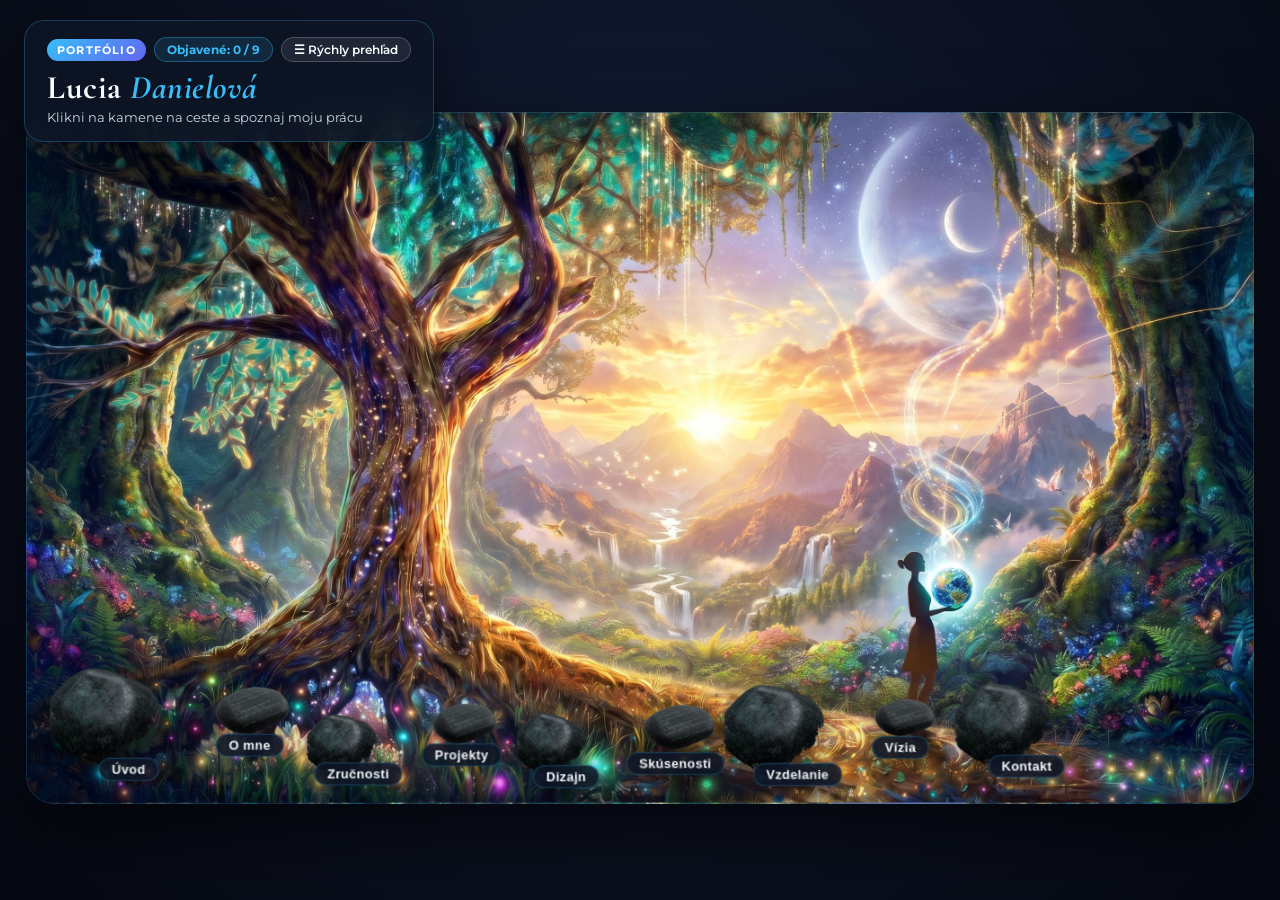
<file: index.html>
<!DOCTYPE html>
<html lang="sk">
<head>
    <meta charset="UTF-8">
    <meta name="viewport" content="width=device-width, initial-scale=1.0">
    <meta name="description" content="Interaktívne portfólio | Lucia Danielová – Web Development, UI/UX Dizajn a digitálna tvorba.">
    <title>Lucia Danielová | Interaktívne Portfólio</title>

    <!-- Google Fonts: Montserrat & Cormorant Garamond -->
    <link rel="preconnect" href="https://fonts.googleapis.com">
    <link rel="preconnect" href="https://fonts.gstatic.com" crossorigin>
    <link href="https://fonts.googleapis.com/css2?family=Cormorant+Garamond:ital,wght@0,600;0,700;1,600&family=Montserrat:wght@400;500;600;700;800&display=swap" rel="stylesheet">

    <link rel="stylesheet" href="style.css">
</head>
<body>

    <!-- Plávajúca hlavička v ľavom hornom rohu -->
    <header class="site-header">
        <div class="header-top">
            <span class="header-badge">Portfólio</span>
            <span class="progress-pill" id="progress-counter" title="Počet preskúmaných kameňov">Objavené: 0 / 9</span>
            <button class="overview-trigger" id="open-overview-btn" type="button" aria-label="Otvoriť rýchly prehľad sekcií">
                ☰ Rýchly prehľad
            </button>
        </div>
        <h1>Lucia <span>Danielová</span></h1>
        <p>Klikni na kamene na ceste a spoznaj moju prácu</p>
    </header>

    <!-- Hlavná scéna 16:9 s pozadím podklad.jpg; kamene a svetlušky vloží JavaScript -->
    <main class="stage-wrapper">
        <div class="portfolio-stage" id="stage" role="region" aria-label="Interaktívna mapa portfólia">
            <div class="ambient-particles" id="particles-container" aria-hidden="true"></div>
        </div>
    </main>

    <!-- Rýchla navigácia pre mobilné zariadenia -->
    <section class="mobile-section" aria-label="Rýchla navigácia pre mobilné zariadenia">
        <h2 class="mobile-section-title">Sekcie portfólia</h2>
        <div class="mobile-grid" id="mobile-grid"></div>
    </section>

    <!-- Modálne okno s detailom kameňa -->
    <div id="modal-overlay" class="modal-overlay" aria-hidden="true">
        <div class="modal-content" id="modal-box" role="dialog" aria-modal="true" aria-labelledby="modal-title">
            <button class="close-modal" id="close-btn" type="button" aria-label="Zavrieť okno">&times;</button>

            <div class="modal-body">
                <span class="modal-subtitle" id="modal-subtitle">Sekcia</span>
                <h2 id="modal-title">Názov sekcie</h2>
                <div class="divider">✦</div>
                <p id="modal-description">Tu sa zobrazí podrobný popis sekcie.</p>

                <div id="modal-dynamic-extra" class="modal-dynamic-extra"></div>
                <div id="modal-tags" class="modal-tags"></div>
                <div id="modal-action" class="modal-action"></div>
            </div>

            <div class="modal-footer">
                <button class="nav-arrow-btn" id="prev-stone-btn" type="button" aria-label="Predchádzajúca sekcia">
                    ← Predchádzajúci
                </button>
                <span class="modal-step-indicator" id="modal-step">1 / 9</span>
                <button class="nav-arrow-btn" id="next-stone-btn" type="button" aria-label="Nasledujúca sekcia">
                    Ďalší →
                </button>
            </div>
        </div>
    </div>

    <!-- Modálne okno s rýchlym prehľadom všetkých sekcií -->
    <div id="overview-overlay" class="modal-overlay" aria-hidden="true">
        <div class="modal-content overview-modal" role="dialog" aria-modal="true" aria-labelledby="overview-title">
            <button class="close-modal" id="close-overview-btn" type="button" aria-label="Zavrieť prehľad">&times;</button>
            <div class="modal-body">
                <span class="modal-subtitle">Kompletná mapa</span>
                <h2 id="overview-title">Rýchly prehľad portfólia</h2>
                <div class="divider">✦</div>
                <div class="overview-grid" id="overview-list"></div>
                <div class="overview-actions">
                    <button class="reset-progress-btn" id="reset-progress-btn" type="button">
                        ↺ Vynulovať postup objavovania
                    </button>
                </div>
            </div>
        </div>
    </div>

    <!-- Toast notifikácia -->
    <div id="toast-notification" class="toast-notification" role="status" aria-live="polite"></div>

    <script src="script.js"></script>
</body>
</html>
</file>
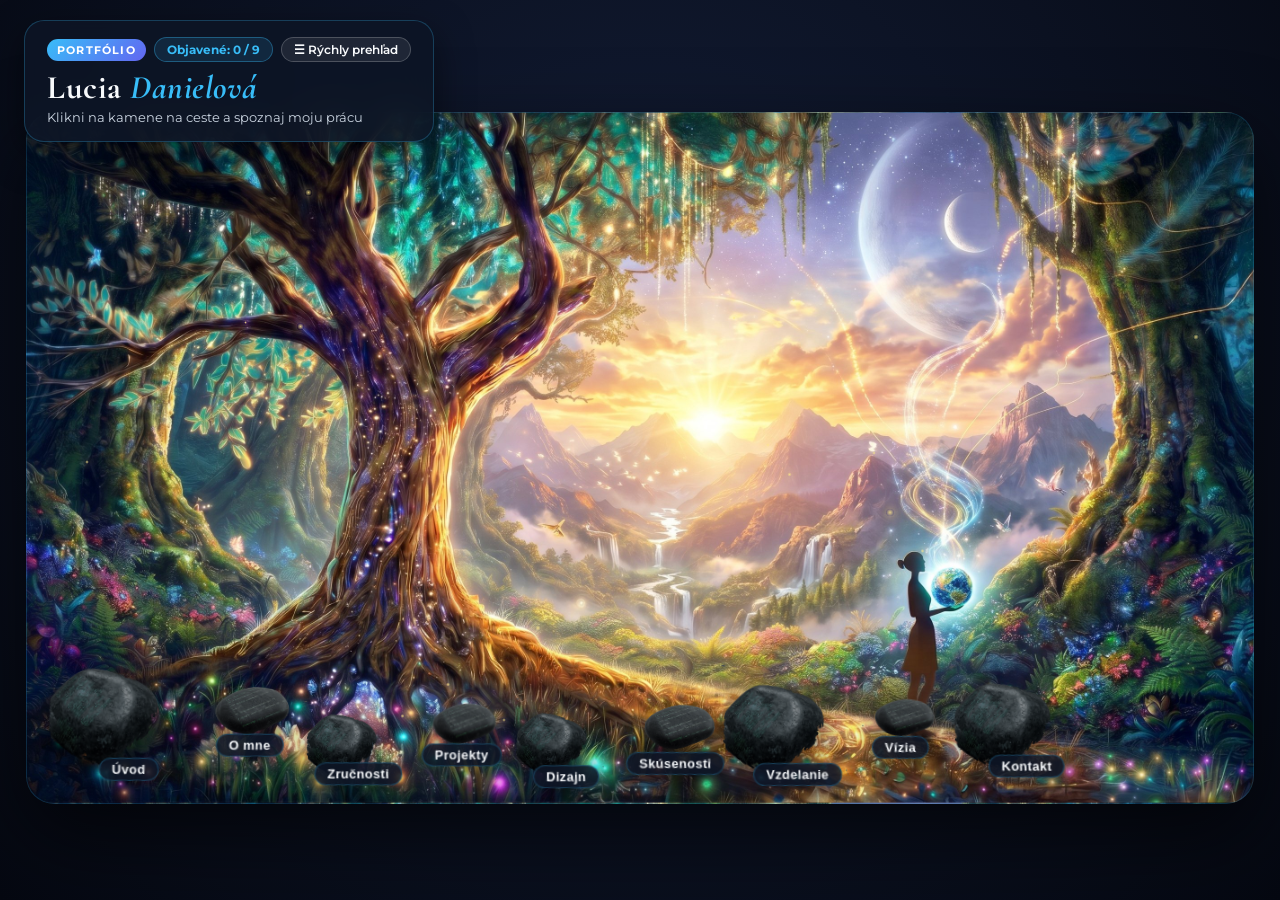
<file: gemini-code-1794557100347.html>
<!DOCTYPE html>
<html lang="sk">
<head>
    <meta charset="UTF-8">
    <meta name="viewport" content="width=device-width, initial-scale=1.0">
    <meta name="description" content="Interaktívne portfólio | Lucia Danielová – Web Development, UI/UX Dizajn a digitálna tvorba.">
    <title>Lucia Danielová | Interaktívne Portfólio</title>
    
    <!-- Google Fonts: Montserrat & Cormorant Garamond -->
    <link rel="preconnect" href="https://fonts.googleapis.com">
    <link rel="preconnect" href="https://fonts.gstatic.com" crossorigin>
    <link href="https://fonts.googleapis.com/css2?family=Cormorant+Garamond:ital,wght@0,600;0,700;1,600&family=Montserrat:wght@400;500;600;700;800&display=swap" rel="stylesheet">

    <!-- Prepojenie na externý CSS súbor -->
    <link rel="stylesheet" href="style.css">
</head>
<body>

    <!-- Plávajúca horná lišta v ľavom hornom rohu -->
    <header class="site-header">
        <div class="header-top">
            <span class="header-badge">Portfólio</span>
            <span class="progress-pill" id="progress-counter" title="Počet preskúmaných kameňov">Objavené: 0 / 9</span>
            <button class="overview-trigger" id="open-overview-btn" type="button" aria-label="Otvoriť rýchly prehľad sekcií">
                ☰ Rýchly prehľad
            </button>
        </div>
        <h1>Lucia <span>Danielová</span></h1>
        <p>Klikni na kamene na ceste a spoznaj moju prácu</p>
    </header>

    <!-- Hlavný kontajner scény s pomerom 16:9 a pozadím podklad.png -->
    <main class="stage-wrapper">
        <div class="portfolio-stage" id="stage" role="region" aria-label="Interaktívna mapa portfólia">
            <!-- Kontajner pre magické svetlušky v pozadí -->
            <div class="ambient-particles" id="particles-container" aria-hidden="true"></div>
        </div>
    </main>

    <!-- Prehľadná mriežka pre mobilné zariadenia (zobrazí sa pod scénou na menších obrazovkách) -->
    <section class="mobile-section" aria-label="Rýchla navigácia pre mobilné zariadenia">
        <h2 class="mobile-section-title">Sekcie portfólia</h2>
        <div class="mobile-grid" id="mobile-grid"></div>
    </section>

    <!-- Vyskakovacie (modálne) okno pre detail kameňa (Glassmorphism) -->
    <div id="modal-overlay" class="modal-overlay" aria-hidden="true">
        <div class="modal-content" id="modal-box" role="dialog" aria-modal="true" aria-labelledby="modal-title">
            <button class="close-modal" id="close-btn" type="button" aria-label="Zavrieť okno">&times;</button>
            
            <div class="modal-body">
                <span class="modal-subtitle" id="modal-subtitle">Sekcia</span>
                <h2 id="modal-title">Názov sekcie</h2>
                <div class="divider">✦</div>
                <p id="modal-description">Tu sa zobrazí podrobný popis sekcie.</p>
                
                <!-- Dynamický kontajner pre karty projektov alebo ukazovatele zručností -->
                <div id="modal-dynamic-extra" class="modal-dynamic-extra"></div>

                <!-- Kontajner pre štítky (technológie a zručnosti) -->
                <div id="modal-tags" class="modal-tags"></div>
                
                <!-- Kontajner pre akčné tlačidlá (GitHub / E-mail / Kopírovanie) -->
                <div id="modal-action" class="modal-action"></div>
            </div>

            <!-- Spodná navigácia medzi kameňmi priamo v modálnom okne -->
            <div class="modal-footer">
                <button class="nav-arrow-btn" id="prev-stone-btn" type="button" aria-label="Predchádzajúca sekcia">
                    ← Predchádzajúci
                </button>
                <span class="modal-step-indicator" id="modal-step">1 / 9</span>
                <button class="nav-arrow-btn" id="next-stone-btn" type="button" aria-label="Nasledujúca sekcia">
                    Ďalší →
                </button>
            </div>
        </div>
    </div>

    <!-- Modálne okno pre Rýchly prehľad všetkých 9 sekcií -->
    <div id="overview-overlay" class="modal-overlay" aria-hidden="true">
        <div class="modal-content overview-modal" role="dialog" aria-modal="true" aria-labelledby="overview-title">
            <button class="close-modal" id="close-overview-btn" type="button" aria-label="Zavrieť prehľad">&times;</button>
            <div class="modal-body">
                <span class="modal-subtitle">Kompletná mapa</span>
                <h2 id="overview-title">Rýchly prehľad portfólia</h2>
                <div class="divider">✦</div>
                <div class="overview-grid" id="overview-list"></div>
                <div class="overview-actions">
                    <button class="reset-progress-btn" id="reset-progress-btn" type="button">
                        ↺ Vynulovať postup objavovania
                    </button>
                </div>
            </div>
        </div>
    </div>

    <!-- Plávajúca notifikácia (Toast) pri skopírovaní e-mailu alebo dokončení -->
    <div id="toast-notification" class="toast-notification" role="status" aria-live="polite"></div>

    <!-- Prepojenie na externý JavaScript súbor -->
    <script src="script.js"></script>
</body>
</html>
</file>
<file: style.css>
/* ==========================================================================
   LUCIA DANIELOVÁ – INTERAKTÍVNE PORTFÓLIO
   Plne samostatná verzia – žiadne externé obrázky, všetko kreslí CSS + SVG
   ========================================================================== */

:root {
    --bg-dark: #070b14;
    --primary-accent: #38bdf8;
    --primary-glow: rgba(56, 189, 248, 0.78);
    --secondary-accent: #fbbf24;
    --emerald-accent: #10b981;
    --text-light: #f8fafc;
    --text-muted: #cbd5e1;
    --glass-bg: rgba(13, 21, 38, 0.86);
    --glass-border: rgba(56, 189, 248, 0.25);
    --glass-shadow: 0 28px 70px rgba(0, 0, 0, 0.75), 0 0 40px rgba(56, 189, 248, 0.14);
    --transition-fast: 0.25s cubic-bezier(0.16, 1, 0.3, 1);
    --transition-smooth: 0.4s cubic-bezier(0.16, 1, 0.3, 1);
}

* {
    margin: 0;
    padding: 0;
    box-sizing: border-box;
}

html, body {
    width: 100%;
    min-height: 100vh;
}

body {
    background-color: var(--bg-dark);
    background-image: radial-gradient(circle at 50% 35%, #131d36 0%, #050811 100%);
    color: var(--text-light);
    font-family: 'Montserrat', sans-serif;
    overflow-x: hidden;
    display: flex;
    flex-direction: column;
    align-items: center;
    justify-content: center;
    padding: 24px 0 48px;
}

/* ==========================================================================
   PLÁVAJÚCA HLAVIČKA
   ========================================================================== */
.site-header {
    position: fixed;
    top: 20px;
    left: 24px;
    z-index: 150;
    background: var(--glass-bg);
    backdrop-filter: blur(18px);
    -webkit-backdrop-filter: blur(18px);
    border: 1px solid var(--glass-border);
    border-radius: 20px;
    padding: 16px 22px;
    box-shadow: 0 14px 36px rgba(0, 0, 0, 0.5);
    max-width: 460px;
    transition: border-color var(--transition-fast);
}

.site-header:hover {
    border-color: rgba(56, 189, 248, 0.5);
}

.header-top {
    display: flex;
    align-items: center;
    flex-wrap: wrap;
    gap: 8px;
    margin-bottom: 8px;
}

.header-badge {
    background: linear-gradient(135deg, var(--primary-accent), #6366f1);
    color: #ffffff;
    font-size: 0.7rem;
    font-weight: 700;
    text-transform: uppercase;
    letter-spacing: 1.2px;
    padding: 4px 10px;
    border-radius: 999px;
}

.progress-pill {
    background: rgba(56, 189, 248, 0.12);
    border: 1px solid rgba(56, 189, 248, 0.35);
    color: var(--primary-accent);
    font-size: 0.75rem;
    font-weight: 700;
    padding: 4px 12px;
    border-radius: 999px;
    transition: all var(--transition-fast);
}

.overview-trigger {
    background: rgba(255, 255, 255, 0.08);
    border: 1px solid rgba(255, 255, 255, 0.2);
    color: var(--text-light);
    font-family: inherit;
    font-size: 0.75rem;
    font-weight: 600;
    padding: 4px 12px;
    border-radius: 999px;
    cursor: pointer;
    transition: all var(--transition-fast);
}

.overview-trigger:hover {
    background: var(--primary-accent);
    color: #070b14;
    border-color: transparent;
    transform: translateY(-1px);
}

.site-header h1 {
    font-family: 'Cormorant Garamond', serif;
    font-size: 2.05rem;
    font-weight: 700;
    line-height: 1.1;
    letter-spacing: 0.5px;
    margin-bottom: 4px;
}

.site-header h1 span {
    color: var(--primary-accent);
    font-style: italic;
}

.site-header p {
    font-size: 0.8rem;
    color: var(--text-muted);
}

/* ==========================================================================
   SCÉNA 16:9 S ILUSTROVANÝM POZADÍM (podklad.jpg)
   ========================================================================== */
.stage-wrapper {
    width: min(1400px, 96vw);
    margin-top: 40px;
}

.portfolio-stage {
    position: relative;
    width: 100%;
    aspect-ratio: 16 / 9;
    border-radius: 28px;
    overflow: hidden;
    border: 1px solid rgba(56, 189, 248, 0.2);
    box-shadow: 0 30px 80px rgba(0, 0, 0, 0.65), inset 0 0 120px rgba(56, 189, 248, 0.06);
    background-color: #0b1330;
    background-image: url('podklad.jpg');
    background-size: cover;
    background-position: center;
}

/* Svetlušky */
.ambient-particles {
    position: absolute;
    inset: 0;
    pointer-events: none;
    z-index: 5;
}

.firefly {
    position: absolute;
    border-radius: 50%;
    background: radial-gradient(circle, #fde68a 0%, rgba(253, 230, 138, 0) 70%);
    box-shadow: 0 0 8px rgba(253, 230, 138, 0.9);
    animation: fireflyFloat linear infinite;
    opacity: 0.8;
}

@keyframes fireflyFloat {
    0%   { transform: translate(0, 0); opacity: 0; }
    15%  { opacity: 0.9; }
    50%  { transform: translate(18px, -26px); opacity: 0.5; }
    85%  { opacity: 0.9; }
    100% { transform: translate(-12px, -48px); opacity: 0; }
}

/* ==========================================================================
   KAMENE NA CESTE (obrázky s priesvitným pozadím)
   ========================================================================== */
.stone-btn {
    position: absolute;
    z-index: 10;
    background: none;
    border: none;
    padding: 0;
    cursor: pointer;
    opacity: 0;
    transform-origin: 50% 90%;
    transition: filter var(--transition-fast);
    filter: drop-shadow(0 10px 14px rgba(0, 0, 0, 0.55));
}

.stone-btn img {
    width: 100%;
    height: auto;
    display: block;
    pointer-events: none;
    transition: filter var(--transition-fast), transform var(--transition-fast);
}

.stone-btn:hover,
.stone-btn:focus-visible {
    filter: drop-shadow(0 0 18px var(--primary-glow)) drop-shadow(0 12px 16px rgba(0, 0, 0, 0.55));
    outline: none;
    z-index: 20;
}

.stone-btn:hover img,
.stone-btn:focus-visible img {
    transform: scale(1.06);
}

/* Jemné hojdanie po objavení */
.stone-btn.is-floating {
    animation: stoneFloat 4.5s ease-in-out infinite alternate;
}

@keyframes stoneFloat {
    from { translate: 0 0; }
    to   { translate: 0 -6px; }
}

@keyframes stoneAppear {
    0%   { opacity: 0; transform: scale(0.3) translateY(30px); }
    60%  { opacity: 1; transform: scale(1.08) translateY(-4px); }
    100% { opacity: 1; transform: scale(1) translateY(0); }
}

/* Nenavštívený kameň je stmavený, navštívený svieti */
.stone-btn:not(.visited) img {
    filter: brightness(0.6) saturate(0.75);
}

.stone-btn.visited {
    filter: drop-shadow(0 0 16px rgba(251, 191, 36, 0.55)) drop-shadow(0 10px 14px rgba(0, 0, 0, 0.55));
}

/* Popisok kameňa */
.stone-label {
    position: absolute;
    left: 50%;
    bottom: -8px;
    transform: translateX(-50%);
    background: var(--glass-bg);
    border: 1px solid var(--glass-border);
    border-radius: 999px;
    color: var(--text-light);
    font-size: clamp(9px, 1vw, 13px);
    font-weight: 700;
    letter-spacing: 0.4px;
    padding: 3px 12px;
    white-space: nowrap;
    backdrop-filter: blur(8px);
    -webkit-backdrop-filter: blur(8px);
    pointer-events: none;
    transition: all var(--transition-fast);
}

.stone-btn:hover .stone-label {
    background: var(--primary-accent);
    color: #070b14;
    border-color: transparent;
}

/* ==========================================================================
   MOBILNÁ SEKCIA
   ========================================================================== */
.mobile-section {
    display: none;
    width: min(1400px, 96vw);
    margin-top: 28px;
}

.mobile-section-title {
    font-family: 'Cormorant Garamond', serif;
    font-size: 1.5rem;
    margin-bottom: 14px;
    color: var(--text-light);
}

.mobile-grid {
    display: grid;
    grid-template-columns: repeat(auto-fill, minmax(150px, 1fr));
    gap: 10px;
}

/* ==========================================================================
   MODÁLNE OKNÁ (Glassmorphism)
   ========================================================================== */
.modal-overlay {
    position: fixed;
    inset: 0;
    z-index: 300;
    display: flex;
    align-items: center;
    justify-content: center;
    padding: 20px;
    background: rgba(3, 6, 14, 0.72);
    backdrop-filter: blur(10px);
    -webkit-backdrop-filter: blur(10px);
    opacity: 0;
    visibility: hidden;
    transition: opacity var(--transition-smooth), visibility var(--transition-smooth);
}

.modal-overlay.active {
    opacity: 1;
    visibility: visible;
}

.modal-content {
    position: relative;
    width: min(560px, 100%);
    max-height: 88vh;
    overflow-y: auto;
    background: var(--glass-bg);
    backdrop-filter: blur(22px);
    -webkit-backdrop-filter: blur(22px);
    border: 1px solid var(--glass-border);
    border-radius: 24px;
    box-shadow: var(--glass-shadow);
    padding: 36px 34px 24px;
    transform: translateY(26px) scale(0.96);
    transition: transform var(--transition-smooth), width var(--transition-smooth);
}

.modal-overlay.active .modal-content {
    transform: translateY(0) scale(1);
}

.modal-content.modal-wide {
    width: min(1040px, 100%);
}

.close-modal {
    position: absolute;
    top: 14px;
    right: 16px;
    width: 36px;
    height: 36px;
    border-radius: 50%;
    border: 1px solid rgba(255, 255, 255, 0.18);
    background: rgba(255, 255, 255, 0.07);
    color: var(--text-light);
    font-size: 1.3rem;
    line-height: 1;
    cursor: pointer;
    transition: all var(--transition-fast);
}

.close-modal:hover {
    background: #ef4444;
    border-color: transparent;
    transform: rotate(90deg);
}

.modal-subtitle {
    display: inline-block;
    font-size: 0.72rem;
    font-weight: 700;
    text-transform: uppercase;
    letter-spacing: 1.4px;
    color: var(--secondary-accent);
    margin-bottom: 6px;
}

.modal-body h2 {
    font-family: 'Cormorant Garamond', serif;
    font-size: 2rem;
    font-weight: 700;
    line-height: 1.15;
    margin-bottom: 6px;
}

.divider {
    color: var(--primary-accent);
    font-size: 1rem;
    margin: 8px 0 14px;
}

.divider::before,
.divider::after {
    content: '';
    display: inline-block;
    vertical-align: middle;
    width: 44px;
    height: 1px;
    margin: 0 10px;
    background: linear-gradient(90deg, transparent, var(--primary-accent), transparent);
}

.modal-body p {
    font-size: 0.95rem;
    line-height: 1.75;
    color: var(--text-muted);
}

.modal-dynamic-extra {
    margin-top: 18px;
}

.modal-dynamic-extra:empty {
    margin-top: 0;
}

/* Štítky */
.modal-tags {
    display: flex;
    flex-wrap: wrap;
    gap: 8px;
    margin-top: 18px;
}

.tag-badge {
    background: rgba(56, 189, 248, 0.12);
    border: 1px solid rgba(56, 189, 248, 0.35);
    color: var(--primary-accent);
    font-size: 0.74rem;
    font-weight: 600;
    padding: 5px 13px;
    border-radius: 999px;
}

/* Akčné tlačidlá */
.modal-action {
    display: flex;
    flex-wrap: wrap;
    gap: 10px;
    margin-top: 20px;
}

.action-btn {
    display: inline-block;
    background: linear-gradient(135deg, var(--primary-accent), #6366f1);
    color: #ffffff;
    font-family: inherit;
    font-size: 0.85rem;
    font-weight: 700;
    text-decoration: none;
    padding: 11px 22px;
    border: none;
    border-radius: 12px;
    cursor: pointer;
    transition: all var(--transition-fast);
}

.action-btn:hover {
    transform: translateY(-2px);
    box-shadow: 0 10px 24px rgba(56, 189, 248, 0.4);
}

.action-btn.secondary {
    background: rgba(255, 255, 255, 0.08);
    border: 1px solid rgba(255, 255, 255, 0.22);
    color: var(--text-light);
}

.action-btn.secondary:hover {
    background: var(--secondary-accent);
    color: #070b14;
    border-color: transparent;
    box-shadow: 0 10px 24px rgba(251, 191, 36, 0.35);
}

/* Pätička modálu – navigácia medzi kameňmi */
.modal-footer {
    display: flex;
    align-items: center;
    justify-content: space-between;
    gap: 10px;
    margin-top: 26px;
    padding-top: 16px;
    border-top: 1px solid rgba(255, 255, 255, 0.1);
}

.nav-arrow-btn {
    background: rgba(255, 255, 255, 0.06);
    border: 1px solid rgba(255, 255, 255, 0.16);
    color: var(--text-light);
    font-family: inherit;
    font-size: 0.78rem;
    font-weight: 600;
    padding: 8px 14px;
    border-radius: 999px;
    cursor: pointer;
    transition: all var(--transition-fast);
}

.nav-arrow-btn:hover {
    background: var(--primary-accent);
    color: #070b14;
    border-color: transparent;
}

.modal-step-indicator {
    font-size: 0.78rem;
    font-weight: 700;
    color: var(--text-muted);
    letter-spacing: 1px;
}

/* ==========================================================================
   PROJEKTY – široký 3-stĺpcový režim
   ========================================================================== */
.projects-showcase-grid {
    display: grid;
    grid-template-columns: repeat(3, 1fr);
    gap: 16px;
}

.project-item-card {
    display: flex;
    flex-direction: column;
    justify-content: space-between;
    gap: 14px;
    background: rgba(255, 255, 255, 0.045);
    border: 1px solid rgba(255, 255, 255, 0.12);
    border-radius: 16px;
    padding: 16px;
    transition: all var(--transition-fast);
}

.project-item-card:hover {
    border-color: rgba(56, 189, 248, 0.5);
    transform: translateY(-3px);
    box-shadow: 0 14px 30px rgba(0, 0, 0, 0.45);
}

.project-preview-box {
    border-radius: 12px;
    overflow: hidden;
    margin-bottom: 12px;
    border: 1px solid rgba(56, 189, 248, 0.2);
}

.project-preview-box svg {
    display: block;
    width: 100%;
    height: auto;
}

.project-item-title {
    font-size: 0.95rem;
    font-weight: 700;
    margin-bottom: 6px;
}

.project-item-desc {
    font-size: 0.8rem;
    line-height: 1.6;
    color: var(--text-muted);
    margin-bottom: 10px;
}

.project-mini-tags {
    display: flex;
    flex-wrap: wrap;
    gap: 5px;
}

.project-mini-tag {
    background: rgba(16, 185, 129, 0.14);
    border: 1px solid rgba(16, 185, 129, 0.4);
    color: #6ee7b7;
    font-size: 0.64rem;
    font-weight: 600;
    padding: 3px 9px;
    border-radius: 999px;
}

.project-item-links {
    display: flex;
    gap: 8px;
}

.project-link-btn {
    flex: 1;
    text-align: center;
    font-size: 0.74rem;
    font-weight: 700;
    text-decoration: none;
    padding: 8px 10px;
    border-radius: 10px;
    transition: all var(--transition-fast);
}

.project-link-btn.live {
    background: linear-gradient(135deg, var(--primary-accent), #6366f1);
    color: #ffffff;
}

.project-link-btn.code {
    background: rgba(255, 255, 255, 0.08);
    border: 1px solid rgba(255, 255, 255, 0.2);
    color: var(--text-light);
}

.project-link-btn:hover {
    transform: translateY(-2px);
    box-shadow: 0 8px 18px rgba(0, 0, 0, 0.4);
}

/* ==========================================================================
   ZRUČNOSTI – animované progress bary
   ========================================================================== */
.skills-bars-list {
    display: flex;
    flex-direction: column;
    gap: 14px;
}

.skill-bar-top {
    display: flex;
    justify-content: space-between;
    font-size: 0.8rem;
    font-weight: 600;
    margin-bottom: 6px;
}

.skill-bar-top span:last-child {
    color: var(--primary-accent);
    font-weight: 700;
}

.skill-bar-track {
    height: 8px;
    border-radius: 999px;
    background: rgba(255, 255, 255, 0.08);
    overflow: hidden;
}

.skill-bar-fill {
    height: 100%;
    width: 0;
    border-radius: 999px;
    background: linear-gradient(90deg, var(--primary-accent), var(--emerald-accent));
    box-shadow: 0 0 12px rgba(56, 189, 248, 0.5);
    transition: width 1s cubic-bezier(0.16, 1, 0.3, 1);
}

/* ==========================================================================
   RÝCHLY PREHĽAD
   ========================================================================== */
.overview-modal {
    width: min(860px, 100%);
}

.overview-grid {
    display: grid;
    grid-template-columns: repeat(auto-fill, minmax(160px, 1fr));
    gap: 12px;
    margin-top: 6px;
}

.overview-card {
    display: flex;
    flex-direction: column;
    gap: 4px;
    text-align: left;
    background: rgba(255, 255, 255, 0.05);
    border: 1px solid rgba(255, 255, 255, 0.12);
    border-radius: 14px;
    padding: 14px 16px;
    cursor: pointer;
    font-family: inherit;
    color: var(--text-light);
    transition: all var(--transition-fast);
}

.overview-card:hover {
    border-color: var(--primary-accent);
    transform: translateY(-2px);
    background: rgba(56, 189, 248, 0.1);
}

.card-step {
    font-size: 0.66rem;
    font-weight: 700;
    text-transform: uppercase;
    letter-spacing: 1.2px;
    color: var(--text-muted);
}

.card-title {
    font-size: 0.92rem;
    font-weight: 700;
}

.overview-card.is-visited {
    border-color: rgba(251, 191, 36, 0.55);
    background: rgba(251, 191, 36, 0.08);
}

.overview-card.is-visited .card-step {
    color: var(--secondary-accent);
}

.overview-card.is-visited .card-title::after {
    content: ' ✓';
    color: var(--secondary-accent);
}

.overview-actions {
    margin-top: 20px;
    text-align: center;
}

.reset-progress-btn {
    background: rgba(239, 68, 68, 0.12);
    border: 1px solid rgba(239, 68, 68, 0.4);
    color: #fca5a5;
    font-family: inherit;
    font-size: 0.78rem;
    font-weight: 600;
    padding: 9px 18px;
    border-radius: 999px;
    cursor: pointer;
    transition: all var(--transition-fast);
}

.reset-progress-btn:hover {
    background: #ef4444;
    color: #ffffff;
    border-color: transparent;
}

/* ==========================================================================
   TOAST NOTIFIKÁCIA
   ========================================================================== */
.toast-notification {
    position: fixed;
    bottom: 26px;
    left: 50%;
    z-index: 400;
    transform: translate(-50%, 80px);
    background: var(--glass-bg);
    backdrop-filter: blur(16px);
    -webkit-backdrop-filter: blur(16px);
    border: 1px solid rgba(251, 191, 36, 0.45);
    border-radius: 14px;
    color: var(--text-light);
    font-size: 0.85rem;
    font-weight: 600;
    padding: 13px 24px;
    box-shadow: 0 18px 44px rgba(0, 0, 0, 0.6);
    opacity: 0;
    pointer-events: none;
    transition: transform var(--transition-smooth), opacity var(--transition-smooth);
    max-width: 90vw;
    text-align: center;
}

.toast-notification.show {
    transform: translate(-50%, 0);
    opacity: 1;
}

/* ==========================================================================
   RESPONZIVITA
   ========================================================================== */
@media (max-width: 900px) {
    .site-header {
        position: static;
        margin: 12px auto 0;
        max-width: 94vw;
    }

    body {
        justify-content: flex-start;
        padding-top: 0;
    }

    .stage-wrapper {
        margin-top: 18px;
    }

    .stone-label {
        display: none;
    }
}

@media (max-width: 700px) {
    .projects-showcase-grid {
        grid-template-columns: 1fr;
    }

    .mobile-section {
        display: block;
    }

    .modal-content {
        padding: 28px 20px 18px;
    }

    .modal-footer {
        flex-wrap: wrap;
        justify-content: center;
    }
}

/* Rešpektovanie preferencie používateľa na obmedzený pohyb */
@media (prefers-reduced-motion: reduce) {
    *, *::before, *::after {
        animation-duration: 0.01ms !important;
        animation-iteration-count: 1 !important;
        transition-duration: 0.01ms !important;
    }
}
</file>
